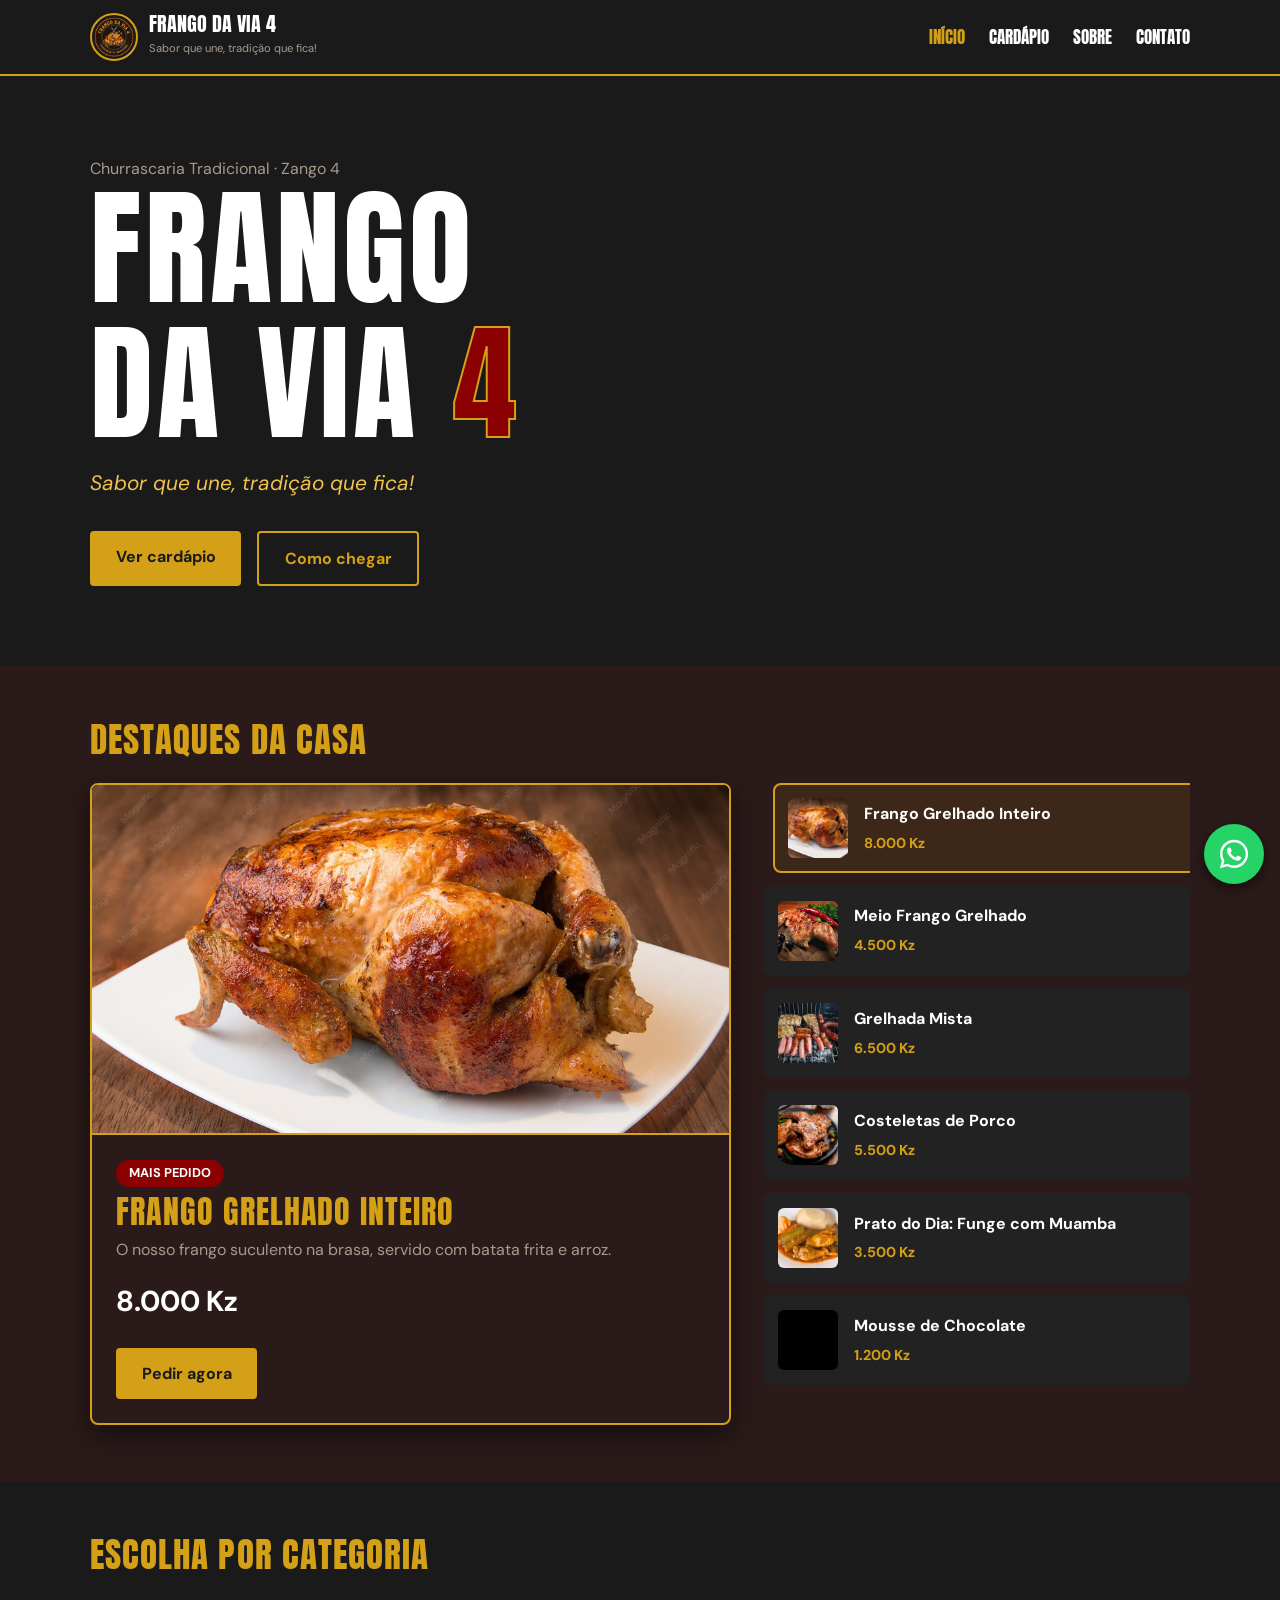
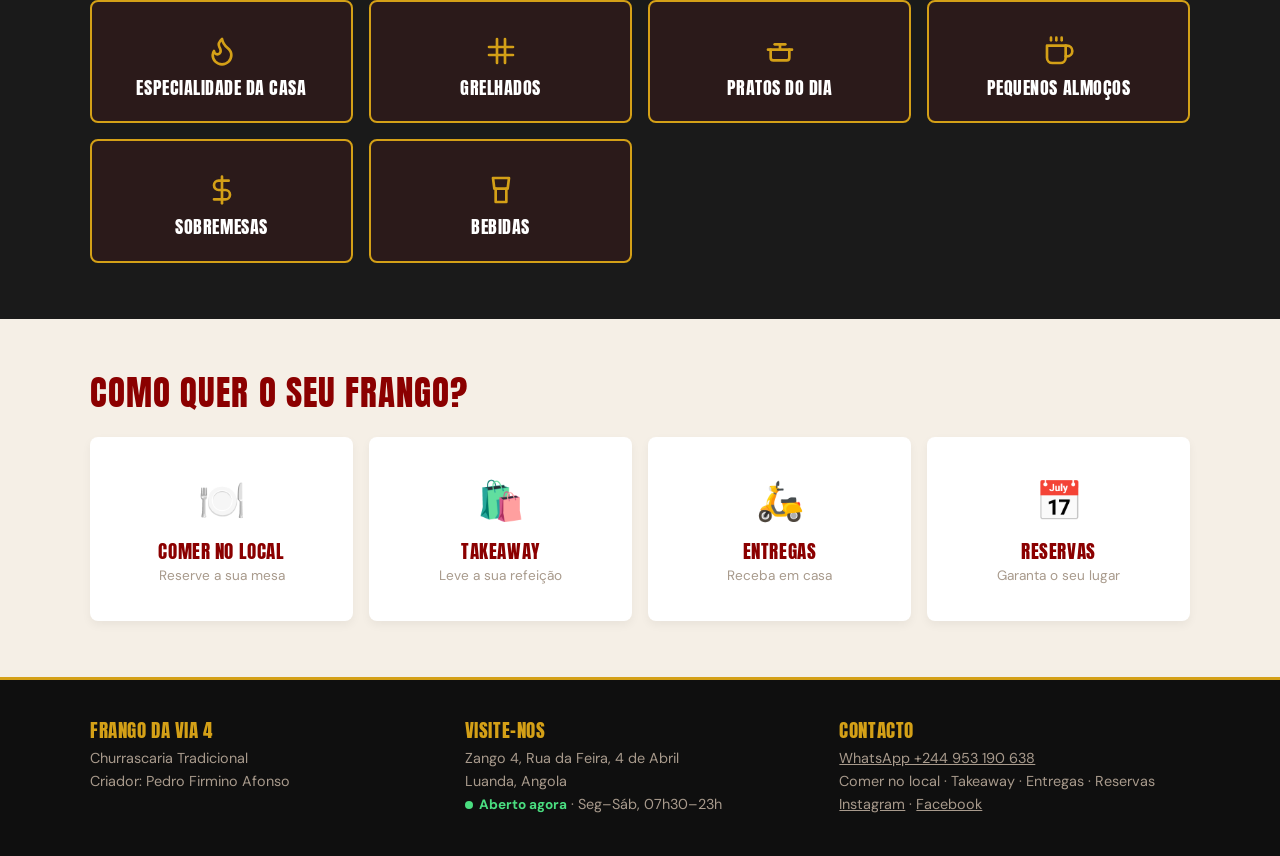
<file: index.html>
<!DOCTYPE html>
<html lang="pt-AO">
<head>
  <meta charset="UTF-8">
  <meta name="viewport" content="width=device-width, initial-scale=1">
  <title>Frango da Via 4 | Churrascaria Tradicional no Zango 4</title>
  <meta name="description" content="O melhor frango grelhado do Zango 4. Churrascaria tradicional, pratos do dia, takeaway e entregas ao domicílio.">
  <meta name="theme-color" content="#1A1A1A">
  <link rel="icon" href="assets/images/favicon.svg" type="image/svg+xml">
  
  <link rel="preconnect" href="https://fonts.googleapis.com">
  <link rel="preconnect" href="https://fonts.gstatic.com" crossorigin>
  <link href="https://fonts.googleapis.com/css2?family=Anton&family=DM+Sans:wght@400;500;700&display=swap" rel="stylesheet">
  <link rel="stylesheet" href="css/style.css">
</head>
<body>

  <header class="topo" id="topo"></header>

  <main>
    <!-- HERO COM BANNER -->
    <section class="hero" style="background-image: linear-gradient(to right, rgba(26,26,26,0.95) 0%, rgba(26,26,26,0.7) 50%, rgba(26,26,26,0.4) 100%), url('https://images.unsplash.com/photo-1555939594-58d7cb561ad1?q=80&w=1920&auto=format&fit=crop'); background-size: cover; background-position: center;">
      <div class="container">
        <p class="muted">Churrascaria Tradicional · Zango 4</p>
        <h1>Frango<br>da Via <em>4</em></h1>
        <p class="slogan">Sabor que une, tradição que fica!</p>
        <div class="hero-btns">
          <a class="btn" href="cardapio.html">Ver cardápio</a>
          <a class="btn vazio" href="contato.html">Como chegar</a>
        </div>
      </div>
    </section>

    <!-- NOVO DESIGN: VITRINE DE DESTAQUES -->
    <section class="alt" id="destaques">
      <div class="container">
        <h2>Destaques da casa</h2>
        <div class="vitrine">
          <!-- O Destaque Principal fica fixo aqui -->
          <div class="vitrine-principal reveal" id="vitrine-principal">
            <!-- O JS vai preencher isto -->
          </div>
          <!-- A lista lateral vai rodar aqui -->
          <div class="vitrine-lista" id="vitrine-lista">
            <!-- O JS vai preencher isto -->
          </div>
        </div>
      </div>
    </section>

    <!-- ATALHOS DE CATEGORIAS -->
    <section>
      <div class="container">
        <h2>Escolha por categoria</h2>
        <br>
        <div id="atalhos" class="grade"></div>
      </div>
    </section>

    <!-- SERVIÇOS -->
       <!-- SERVIÇOS -->
    <section class="claro">
      <div class="container">
        <h2>Como quer o seu frango?</h2>
        <br>
        <div class="grade">
          <!-- Botão 1 -->
          <a class="servico reveal" href="https://wa.me/244953190638?text=Ol%C3%A1!%20Gostaria%20de%20reservar%20uma%20mesa%20para%20comer%20no%20local." target="_blank" rel="noopener">
            <span aria-hidden="true">🍽️</span>
            <h3>Comer no local</h3>
            <p class="servico-desc">Reserve a sua mesa</p>
          </a>
          
          <!-- Botão 2 -->
          <a class="servico reveal" href="https://wa.me/244953190638?text=Ol%C3%A1!%20Gostaria%20de%20fazer%20um%20pedido%20para%20Takeaway." target="_blank" rel="noopener">
            <span aria-hidden="true">🛍️</span>
            <h3>Takeaway</h3>
            <p class="servico-desc">Leve a sua refeição</p>
          </a>
          
          <!-- Botão 3 -->
          <a class="servico reveal" href="https://wa.me/244953190638?text=Ol%C3%A1!%20Gostaria%20de%20pedir%20entrega%20ao%20domic%C3%ADlio." target="_blank" rel="noopener">
            <span aria-hidden="true">🛵</span>
            <h3>Entregas</h3>
            <p class="servico-desc">Receba em casa</p>
          </a>
          
          <!-- Botão 4 -->
          <a class="servico reveal" href="https://wa.me/244953190638?text=Ol%C3%A1!%20Gostaria%20de%20fazer%20uma%20reserva." target="_blank" rel="noopener">
            <span aria-hidden="true">📅</span>
            <h3>Reservas</h3>
            <p class="servico-desc">Garanta o seu lugar</p>
          </a>
        </div>
      </div>
    </section>
  </main>

  <footer class="rodape" id="rodape"></footer>

  <!-- Scripts -->
  <script src="js/produtos.js"></script>
  <script src="js/script.js"></script>
</body>
</html>
</file>
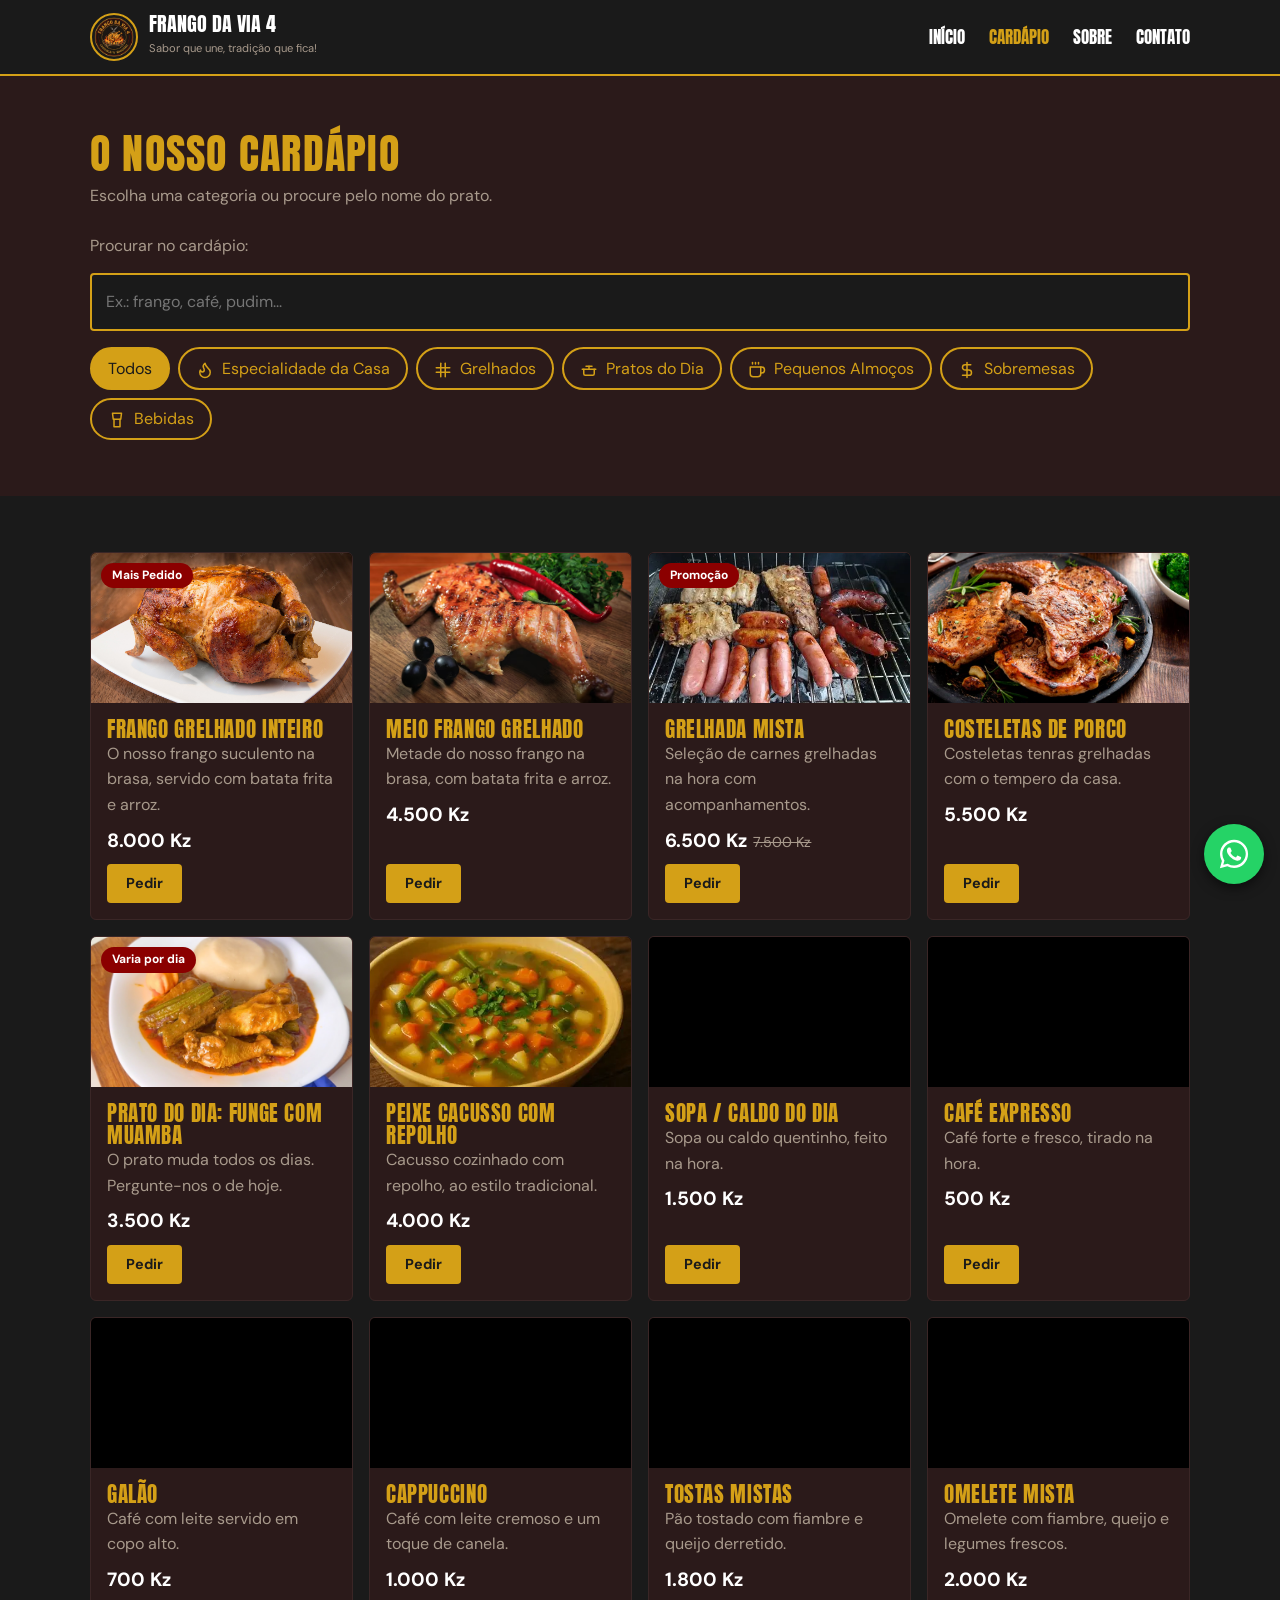
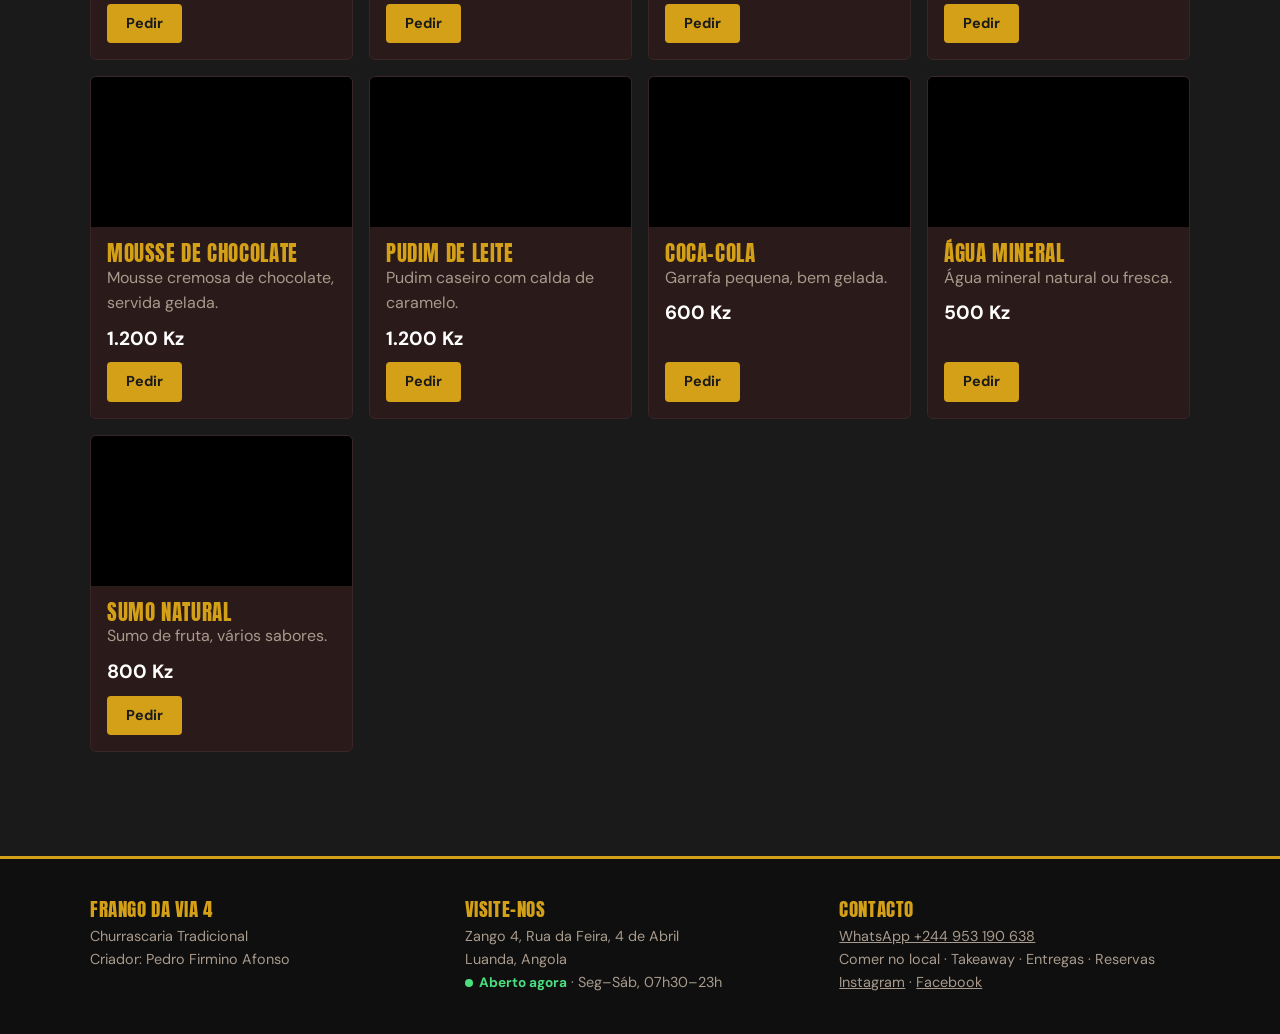
<file: cardapio.html>
<!DOCTYPE html>
<html lang="pt-AO">
<head>
  <meta charset="UTF-8">
  <meta name="viewport" content="width=device-width, initial-scale=1">
  <title>Cardápio | Frango da Via 4</title>
  <meta name="description" content="Veja o nosso cardápio completo: frango grelhado, pratos do dia, pequenos almoços, sobremesas e bebidas.">
  <meta name="theme-color" content="#1A1A1A">
  <link rel="icon" href="assets/images/favicon.svg" type="image/svg+xml">
  
  <link rel="preconnect" href="https://fonts.googleapis.com">
  <link rel="preconnect" href="https://fonts.gstatic.com" crossorigin>
  <link href="https://fonts.googleapis.com/css2?family=Anton&family=DM+Sans:wght@400;500;700&display=swap" rel="stylesheet">
  <link rel="stylesheet" href="css/style.css">
</head>
<body>

  <header class="topo" id="topo"></header>

  <main>
    <section class="alt" style="padding-bottom: 2rem;">
      <div class="container">
        <h1>O nosso Cardápio</h1>
        <p class="muted" style="margin-top: .5rem;">Escolha uma categoria ou procure pelo nome do prato.</p>
        
        <!-- Barra de Busca e Filtros -->
        <div style="margin-top: 1.5rem;">
          <label class="muted" for="busca" style="display: block; margin-bottom: .5rem;">Procurar no cardápio:</label>
          <input id="busca" class="busca" type="search" placeholder="Ex.: frango, café, pudim..." autocomplete="off">
          <div id="chips" class="chips" role="group" aria-label="Filtrar por categoria"></div>
        </div>
      </div>
    </section>

    <!-- Lista de Produtos -->
    <section>
      <div class="container" style="padding-bottom: 3rem;">
        <div id="produtos" class="grade"></div>
      </div>
    </section>
  </main>

  <footer class="rodape" id="rodape"></footer>

  <!-- Scripts -->
  <script src="js/produtos.js"></script>
  <script src="js/script.js"></script>
</body>
</html>
</file>
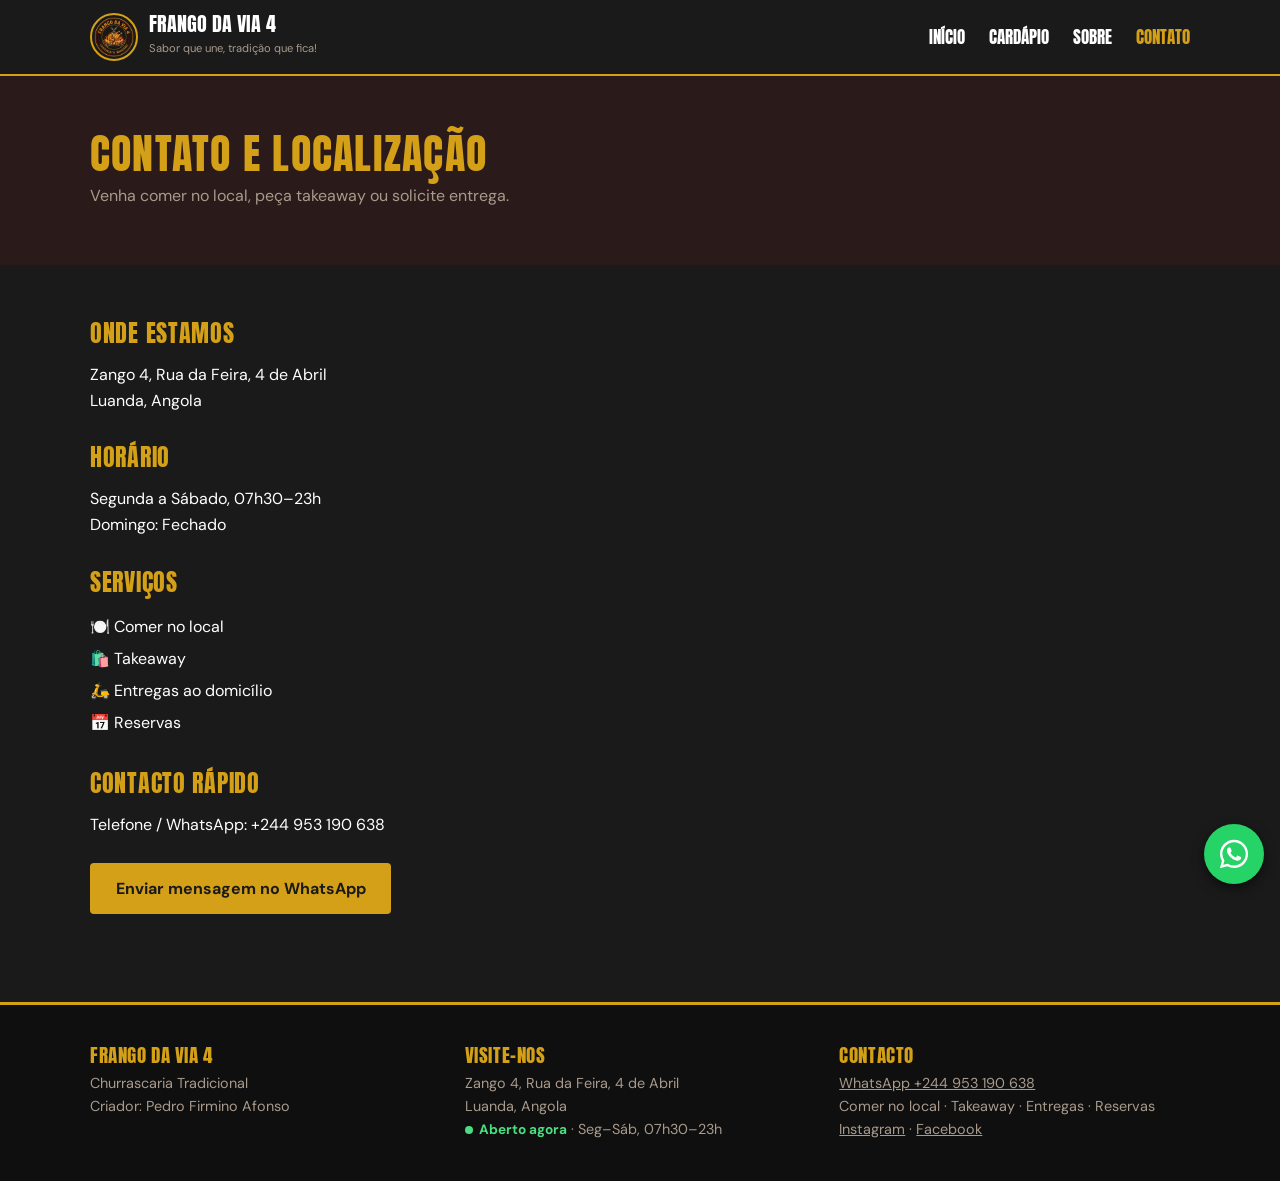
<file: contato.html>
<!DOCTYPE html>
<html lang="pt-AO">
<head>
  <meta charset="UTF-8">
  <meta name="viewport" content="width=device-width, initial-scale=1">
  <title>Contato e Localização | Frango da Via 4</title>
  <meta name="description" content="Encontre-nos no Zango 4. Faça o seu pedido por WhatsApp, veja o horário e como chegar.">
  <meta name="theme-color" content="#1A1A1A">
  <link rel="icon" href="assets/images/favicon.svg" type="image/svg+xml">
  
  <link rel="preconnect" href="https://fonts.googleapis.com">
  <link rel="preconnect" href="https://fonts.gstatic.com" crossorigin>
  <link href="https://fonts.googleapis.com/css2?family=Anton&family=DM+Sans:wght@400;500;700&display=swap" rel="stylesheet">
  <link rel="stylesheet" href="css/style.css">
</head>
<body>

  <header class="topo" id="topo"></header>

  <main>
    <section class="alt">
      <div class="container">
        <h1>Contato e Localização</h1>
        <p class="muted" style="margin-top: .5rem;">Venha comer no local, peça takeaway ou solicite entrega.</p>
      </div>
    </section>

    <section>
      <div class="container cols">
        
        <!-- Coluna de Informações -->
        <div>
          <h3 style="color: var(--gold); font-size: 1.5rem; margin-bottom: 1rem;">Onde estamos</h3>
          <p>Zango 4, Rua da Feira, 4 de Abril<br>Luanda, Angola</p>
          
          <div style="margin: 2rem 0;">
            <h3 style="color: var(--gold); font-size: 1.5rem; margin-bottom: 1rem;">Horário</h3>
            <p>Segunda a Sábado, 07h30–23h<br>Domingo: Fechado</p>
          </div>

          <div style="margin: 2rem 0;">
            <h3 style="color: var(--gold); font-size: 1.5rem; margin-bottom: 1rem;">Serviços</h3>
            <ul style="list-style: none; padding: 0; line-height: 2;">
              <li>🍽️ Comer no local</li>
              <li>🛍️ Takeaway</li>
              <li>🛵 Entregas ao domicílio</li>
              <li>📅 Reservas</li>
            </ul>
          </div>

          <div style="margin: 2rem 0;">
            <h3 style="color: var(--gold); font-size: 1.5rem; margin-bottom: 1rem;">Contacto Rápido</h3>
            <p>Telefone / WhatsApp: +244 953 190 638</p>
            <br>
            <a class="btn" href="https://wa.me/244953190638?text=Ol%C3%A1!%20Vi%20o%20site%20e%20gostaria%20de%20fazer%20um%20pedido." target="_blank" rel="noopener">Enviar mensagem no WhatsApp</a>
          </div>
        </div>

        <!-- Coluna do Mapa -->
        <div>
          <iframe title="Mapa com a localização do Frango da Via 4" loading="lazy" src="https://www.google.com/maps?q=Zango+4+Rua+da+Feira+Luanda&output=embed" allowfullscreen></iframe>
        </div>

      </div>
    </section>
  </main>

  <footer class="rodape" id="rodape"></footer>

  <!-- Scripts -->
  <script src="js/produtos.js"></script>
  <script src="js/script.js"></script>
</body>
</html>
</file>
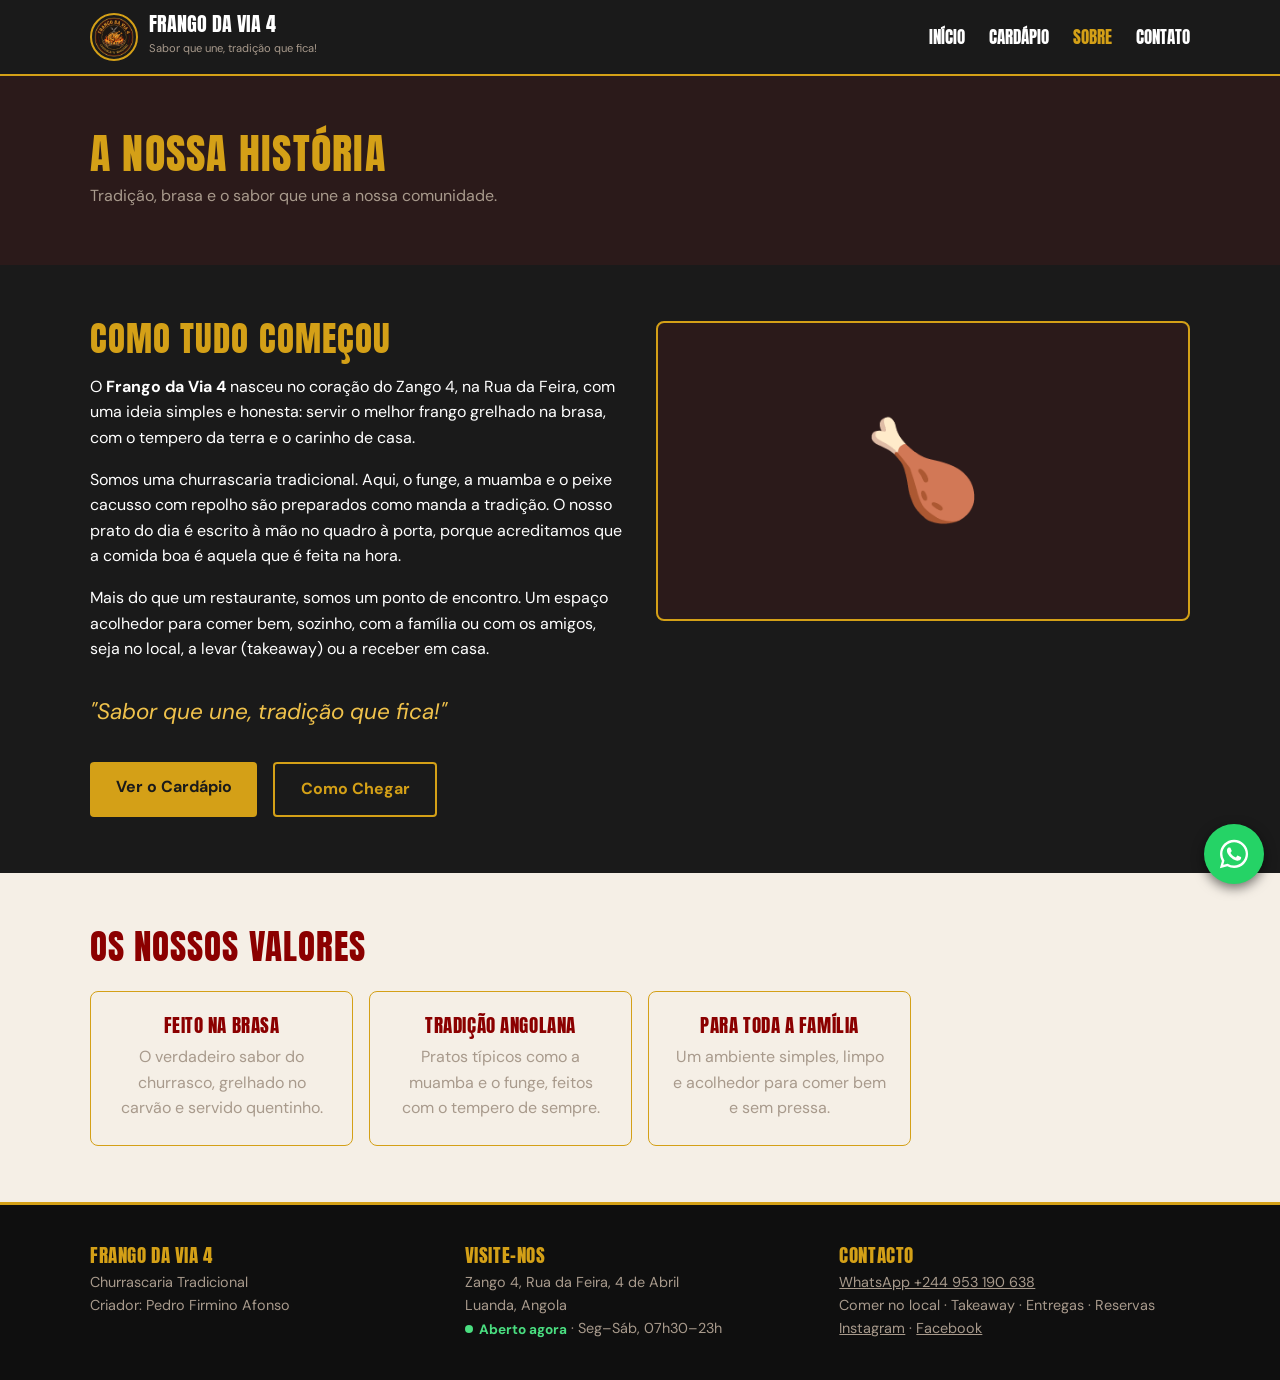
<file: sobre.html>
<!DOCTYPE html>
<html lang="pt-AO">
<head>
  <meta charset="UTF-8">
  <meta name="viewport" content="width=device-width, initial-scale=1">
  <title>Sobre Nós | Frango da Via 4</title>
  <meta name="description" content="Conheça a história do Frango da Via 4, a churrascaria tradicional do Zango 4.">
  <meta name="theme-color" content="#1A1A1A">
  <link rel="icon" href="assets/images/favicon.svg" type="image/svg+xml">
  
  <link rel="preconnect" href="https://fonts.googleapis.com">
  <link rel="preconnect" href="https://fonts.gstatic.com" crossorigin>
  <link href="https://fonts.googleapis.com/css2?family=Anton&family=DM+Sans:wght@400;500;700&display=swap" rel="stylesheet">
  <link rel="stylesheet" href="css/style.css">
</head>
<body>

  <header class="topo" id="topo"></header>

  <main>
    <section class="alt">
      <div class="container">
        <h1>A Nossa História</h1>
        <p class="muted" style="margin-top: .5rem;">Tradição, brasa e o sabor que une a nossa comunidade.</p>
      </div>
    </section>

    <section>
      <div class="container cols">
        
        <!-- Texto da História (Podes editar à vontade) -->
        <div class="reveal">
          <h2 style="color: var(--gold); margin-bottom: 1rem;">Como tudo começou</h2>
          <p style="margin-bottom: 1rem;">
            O <strong>Frango da Via 4</strong> nasceu no coração do Zango 4, na Rua da Feira, com uma ideia simples e honesta: servir o melhor frango grelhado na brasa, com o tempero da terra e o carinho de casa.
          </p>
          <p style="margin-bottom: 1rem;">
            Somos uma churrascaria tradicional. Aqui, o funge, a muamba e o peixe cacusso com repolho são preparados como manda a tradição. O nosso prato do dia é escrito à mão no quadro à porta, porque acreditamos que a comida boa é aquela que é feita na hora.
          </p>
          <p style="margin-bottom: 2rem;">
            Mais do que um restaurante, somos um ponto de encontro. Um espaço acolhedor para comer bem, sozinho, com a família ou com os amigos, seja no local, a levar (takeaway) ou a receber em casa.
          </p>
          
          <p style="color: var(--gold-light); font-size: 1.4rem; font-style: italic; margin-bottom: 2rem;">
            "Sabor que une, tradição que fica!"
          </p>

          <div class="hero-btns">
            <a class="btn" href="cardapio.html">Ver o Cardápio</a>
            <a class="btn vazio" href="contato.html">Como Chegar</a>
          </div>
        </div>

        <!-- Foto do Espaço ou do Frango -->
        <div class="reveal" style="display: flex; align-items: center; justify-content: center;">
          <!-- Substitui a imagem abaixo pela foto real da churrascaria ou do frango -->
          <div style="width: 100%; height: 100%; min-height: 300px; background: #2B1A1A center/cover no-repeat; border: 2px solid var(--gold); border-radius: 8px; display: flex; align-items: center; justify-content: center; font-size: 6rem;">
            🍗
          </div>
        </div>

      </div>
    </section>

    <!-- Valores da Casa -->
    <section class="claro">
      <div class="container">
        <h2>Os nossos valores</h2>
        <br>
        <div class="grade">
          <div class="descricao-card reveal" style="text-align: center; border: 1px solid var(--gold); padding: 1.5rem; border-radius: 8px;">
            <h3 style="color: var(--red); margin-bottom: .5rem;">Feito na Brasa</h3>
            <p class="muted">O verdadeiro sabor do churrasco, grelhado no carvão e servido quentinho.</p>
          </div>
          <div class="descricao-card reveal" style="text-align: center; border: 1px solid var(--gold); padding: 1.5rem; border-radius: 8px;">
            <h3 style="color: var(--red); margin-bottom: .5rem;">Tradição Angolana</h3>
            <p class="muted">Pratos típicos como a muamba e o funge, feitos com o tempero de sempre.</p>
          </div>
          <div class="descricao-card reveal" style="text-align: center; border: 1px solid var(--gold); padding: 1.5rem; border-radius: 8px;">
            <h3 style="color: var(--red); margin-bottom: .5rem;">Para Toda a Família</h3>
            <p class="muted">Um ambiente simples, limpo e acolhedor para comer bem e sem pressa.</p>
          </div>
        </div>
      </div>
    </section>
  </main>

  <footer class="rodape" id="rodape"></footer>

  <!-- Scripts -->
  <script src="js/produtos.js"></script>
  <script src="js/script.js"></script>
</body>
</html>
</file>
<file: css/style.css>
/* ===== Frango da Via 4 - estilos (mobile-first) ===== */
:root {
  --dark: #1A1A1A;
  --dark-2: #2B1A1A;
  --gold: #D4A017;
  --gold-light: #F0C24B;
  --red: #8B0000;
  --white: #fff;
  --cream: #F5EFE6;
  --muted: #A89A8C;
  --ink: #1A1A1A;
  --titulo: 'Anton', 'Bebas Neue', Impact, sans-serif;
  --corpo: 'DM Sans', system-ui, sans-serif;
}

* { box-sizing: border-box; margin: 0; }
html { scroll-behavior: smooth; }
body { font-family: var(--corpo); background: var(--dark); color: var(--white); line-height: 1.6; }
img { max-width: 100%; }
a { color: inherit; }
:focus-visible { outline: 3px solid var(--gold-light); outline-offset: 3px; }

h1, h2, h3 { font-family: var(--titulo); font-weight: 400; text-transform: uppercase; letter-spacing: .03em; line-height: 1.05; }
h1 { font-size: 2.6rem; color: var(--gold); }
h2 { font-size: 2.2rem; color: var(--gold); }

.container { width: min(1100px, 92%); margin: auto; }
section { padding: 3.5rem 0; }
.alt { background: var(--dark-2); }
.claro { background: var(--cream); color: var(--ink); }
.claro h2 { color: var(--red); }
.muted { color: var(--muted); }

/* Botões */
.btn { display: inline-block; background: var(--gold); color: var(--ink); padding: .8rem 1.6rem; border: 0; border-radius: 4px; text-decoration: none; cursor: pointer; font: inherit; font-weight: 700; transition: background .2s, transform .2s; }
.btn:hover { background: var(--gold-light); transform: translateY(-2px); }
.btn.vazio { background: none; border: 2px solid var(--gold); color: var(--gold); }
.btn.vazio:hover { background: var(--gold); color: var(--ink); }

/* Cabeçalho */
.topo { position: sticky; top: 0; z-index: 50; background: var(--dark); border-bottom: 2px solid var(--gold); }
.topo .container { display: flex; align-items: center; justify-content: space-between; padding: .8rem 0; }
.marca { display: flex; align-items: center; gap: .7rem; text-decoration: none; }
.logo { width: 46px; height: 46px; border-radius: 50%; background: var(--gold); color: var(--ink); display: grid; place-items: center; font: 1.2rem var(--titulo); border: 3px solid var(--dark); box-shadow: 0 0 0 2px var(--gold); }
.marca b { font: 1.25rem var(--titulo); text-transform: uppercase; display: block; line-height: 1; }
.marca small { font-size: .7rem; color: var(--muted); }
.menu-btn { background: none; border: 2px solid var(--gold); color: var(--gold); font-size: 1.4rem; width: 44px; height: 44px; border-radius: 4px; cursor: pointer; }
.menu { display: none; position: absolute; top: 100%; left: 0; right: 0; background: var(--dark); padding: 1rem 4%; border-bottom: 2px solid var(--gold); box-shadow: 0 4px 10px rgba(0,0,0,.5); }
.menu.aberto { display: block; }
.menu a { display: block; padding: .8rem 0; text-decoration: none; font: 1.2rem var(--titulo); text-transform: uppercase; border-bottom: 1px solid #333; transition: color .2s; }
.menu a:hover, .menu a[aria-current="page"] { color: var(--gold); }

/* Hero */
.hero { background: radial-gradient(circle at 80% 20%, #5a2a10 0, var(--dark) 60%); padding: 5rem 0; }
.hero h1 { font-size: clamp(3.2rem, 16vw, 8rem); color: var(--white); }
.hero h1 em { font-style: normal; color: var(--red); -webkit-text-stroke: 2px var(--gold); }
.hero p.slogan { font-size: 1.3rem; color: var(--gold-light); margin: 1rem 0 2rem; font-style: italic; }
.hero-btns { display: flex; gap: 1rem; flex-wrap: wrap; }

/* ============================================================
   NOVO DESIGN: VITRINE DE DESTAQUES
   ============================================================ */
.vitrine {
  display: grid;
  grid-template-columns: 1fr;
  gap: 1.5rem;
  margin-top: 1.5rem;
}

/* Área Principal (Fixa) */
.vitrine-principal {
  background: var(--dark-2);
  border: 2px solid var(--gold);
  border-radius: 8px;
  overflow: hidden;
  display: flex;
  flex-direction: column;
  position: relative;
  box-shadow: 0 10px 30px rgba(0,0,0,0.5);
}

.vp-foto {
  height: 250px;
  background: #000 center/cover no-repeat;
  display: grid;
  place-items: center;
  border-bottom: 2px solid var(--gold);
}
.vp-foto .ico-grande { font-size: 6rem; }

.vp-info { padding: 1.5rem; }
.vp-selo { 
  display: inline-block; background: var(--red); color: white; 
  padding: 0.2rem 0.8rem; border-radius: 20px; font-size: 0.8rem; 
  font-weight: 700; margin-bottom: 0.5rem; text-transform: uppercase;
}
.vp-info h3 { font-size: 2rem; color: var(--gold); margin-bottom: 0.5rem; }
.vp-info p { color: var(--muted); margin-bottom: 1rem; }
.vp-preco { font-size: 1.8rem; font-weight: 700; color: white; margin-bottom: 1.5rem; }

/* Lista Lateral (Roda) */
.vitrine-lista {
  display: flex;
  flex-direction: column;
  gap: 0.8rem;
  overflow: hidden;
  height: 100%;
}

.vl-item {
  display: flex;
  align-items: center;
  gap: 1rem;
  padding: 0.8rem;
  background: #222;
  border: 2px solid transparent;
  border-radius: 8px;
  cursor: pointer;
  transition: all 0.3s ease;
}

.vl-item:hover { background: #333; }

/* O item ativo fica destacado */
.vl-item.ativo {
  border-color: var(--gold);
  background: rgba(212, 160, 23, 0.1);
  transform: translateX(10px);
}

.vl-foto {
  width: 60px;
  height: 60px;
  border-radius: 6px;
  background: #000 center/cover no-repeat;
  display: grid;
  place-items: center;
  font-size: 1.5rem;
  flex-shrink: 0;
}

.vl-texto h4 { font-family: var(--corpo); font-size: 1rem; font-weight: 700; color: white; margin-bottom: 0.2rem; }
.vl-texto span { font-size: 0.9rem; color: var(--gold); font-weight: 700; }

/* Grelhas e atalhos */
.grade { display: grid; gap: 1rem; grid-template-columns: repeat(auto-fill, minmax(250px, 1fr)); }
.atalho { background: var(--dark-2); border: 1px solid var(--gold); padding: 1.2rem; text-align: center; text-decoration: none; border-radius: 6px; font: 1.1rem var(--titulo); text-transform: uppercase; transition: background .2s, transform .2s; }
.atalho span { display: block; font-size: 2.2rem; margin-bottom: .5rem; }
.atalho:hover { background: var(--red); transform: translateY(-2px); }
/* --- Secção de Serviços (Botões para WhatsApp) --- */
.servico {
  display: flex;
  flex-direction: column;
  align-items: center;
  justify-content: center;
  text-align: center;
  padding: 2rem 1rem;
  background: var(--white);
  border-radius: 8px;
  text-decoration: none;
  border: 2px solid transparent;
  box-shadow: 0 4px 10px rgba(0,0,0,0.05); /* Sombra suave no fundo claro */
  transition: all 0.3s ease;
  color: var(--ink); /* Texto escuro porque o fundo é claro */
}

.servico:hover {
  transform: translateY(-5px); /* Levanta o botão */
  border-color: var(--red);
  box-shadow: 0 8px 20px rgba(0,0,0,0.15);
}

.servico span {
  font-size: 3rem;
  margin-bottom: 1rem;
  transition: transform 0.3s ease;
}

.servico:hover span {
  transform: scale(1.1); /* Aumenta o emoji ligeiramente no hover */
}

.servico h3 {
  font-size: 1.2rem;
  color: var(--red);
  margin-bottom: 0.3rem;
}

.servico-desc {
  font-size: 0.85rem;
  color: var(--muted);
}
.servico span { font-size: 2.4rem; display: block; margin-bottom: .5rem; }

/* Cardápio e Cards de Produto */
.busca { width: 100%; padding: .9rem; border-radius: 4px; border: 2px solid var(--gold); background: var(--dark); color: var(--white); font: inherit; margin: .4rem 0 1rem; }
.busca:focus { outline: none; border-color: var(--gold-light); }
.chips { display: flex; flex-wrap: wrap; gap: .5rem; margin-bottom: 1.5rem; }
.chip { background: none; border: 2px solid var(--gold); color: var(--gold); padding: .4rem 1rem; border-radius: 30px; cursor: pointer; font: inherit; transition: background .2s, color .2s; }
.chip[aria-pressed="true"] { background: var(--gold); color: var(--ink); }

.card { background: var(--dark-2); border-radius: 6px; overflow: hidden; border: 1px solid #3a2626; position: relative; display: flex; flex-direction: column; }
.card .foto { height: 150px; display: grid; place-items: center; font-size: 3.5rem; background: #000 center/cover no-repeat; }
.card .corpo { padding: 1rem; flex: 1; display: flex; flex-direction: column; }
.card h3 { font-size: 1.3rem; color: var(--gold); }
.card .btn { margin-top: auto; align-self: flex-start; padding: .5rem 1.2rem; font-size: .9rem; }
.preco { font-weight: 700; font-size: 1.2rem; margin: .5rem 0; }
.preco s { color: var(--muted); font-weight: 400; font-size: .9rem; margin-left: .4rem; }
.selo { position: absolute; top: .6rem; left: .6rem; background: var(--red); padding: .2rem .7rem; border-radius: 20px; font-size: .75rem; font-weight: 700; z-index: 2; }

/* Rodapé e WhatsApp */
.rodape { background: #0f0f0f; border-top: 3px solid var(--gold); padding: 2.5rem 0; }
.rodape .container { display: grid; gap: 1.5rem; }
.rodape h3 { color: var(--gold); font-size: 1.2rem; margin-bottom: .4rem; }
.rodape p, .rodape a { color: var(--muted); font-size: .9rem; }
.rodape a:hover { color: var(--gold); }

.wa { position: fixed; right: 1rem; bottom: 1rem; z-index: 60; background: #25D366; width: 60px; height: 60px; border-radius: 50%; display: grid; place-items: center; color: white; text-decoration: none; box-shadow: 0 4px 12px #0008; transition: transform .2s; }
.wa:hover { transform: scale(1.08); }
.wa svg { width: 34px; height: 34px; }

iframe { width: 100%; height: 320px; border: 0; border-radius: 6px; margin-top: 1rem; filter: grayscale(1) invert(0.9) contrast(0.9); }

/* Animações */
.reveal { opacity: 0; transform: translateY(20px); transition: .6s; }
.reveal.visivel { opacity: 1; transform: none; }

/* ============================================================
   MEDIA QUERIES (Desktop)
   ============================================================ */
@media (min-width: 768px) {
  /* Menu */
  .menu-btn { display: none; }
  .menu { display: flex !important; position: static; padding: 0; border: 0; gap: 1.5rem; background: none; box-shadow: none; }
  .menu a { border: 0; padding: 0; font-size: 1.05rem; }
  
  /* Rodapé e Contato */
  .rodape .container { grid-template-columns: repeat(3, 1fr); }
  .cols { display: grid; grid-template-columns: 1fr 1fr; gap: 2rem; align-items: start; }
  
  /* Vitrine Desktop */
  .vitrine { grid-template-columns: 1.2fr 0.8fr; gap: 2rem; align-items: stretch; }
  .vp-foto { height: 350px; }
}

/* No telemóvel, a lista da vitrine vira um scroll horizontal */
@media (max-width: 767px) {
  .vitrine-lista {
    flex-direction: row;
    overflow-x: auto;
    scrollbar-width: none; /* Firefox */
    padding-bottom: 0.5rem;
  }
  .vitrine-lista::-webkit-scrollbar { display: none; }
  .vl-item { flex-direction: column; min-width: 110px; text-align: center; padding: 0.5rem; gap: 0.5rem; }
  .vl-item.ativo { transform: translateY(-5px); }
  .vl-foto { width: 80px; height: 80px; border-radius: 50%; }
}

@media (prefers-reduced-motion: reduce) {
  * { transition: none !important; animation: none !important; scroll-behavior: auto !important; }
  .reveal { opacity: 1; transform: none; }
}
/* Ícones SVG nas categorias */
.atalho .svg-ico, .chip .svg-ico {
  display: inline-block;
  width: 32px;
  height: 32px;
  color: var(--gold); /* Pinta o ícone de dourado */
  transition: color 0.2s;
}

.atalho:hover .svg-ico {
  color: var(--white); /* Fica branco no hover do botão */
}

.chip .svg-ico {
  width: 18px;
  height: 18px;
  vertical-align: middle;
  margin-right: 6px;
  color: inherit; /* Herda a cor do texto do chip */
}
/* --- Cartões de Categoria --- */
.atalho {
  background: var(--dark-2);
  border: 2px solid var(--gold);
  border-radius: 8px;
  padding: 1.5rem 1rem;
  text-align: center;
  text-decoration: none;
  display: flex;
  flex-direction: column;
  align-items: center;
  justify-content: center;
  gap: 0.8rem;
  transition: background 0.3s ease, transform 0.3s ease;
}

.atalho:hover {
  background: var(--red);
  transform: translateY(-4px);
}

.atalho h3 {
  color: var(--white);
  font-size: 1.1rem;
  margin: 0;
}

/* --- Estilo dos Ícones SVG --- */
.svg-ico {
  display: inline-flex;
  align-items: center;
  justify-content: center;
  width: 40px;
  height: 40px;
  color: var(--gold); /* Ícone dourado */
  transition: color 0.3s ease;
}

.atalho:hover .svg-ico {
  color: var(--white); /* Fica branco quando o cartão fica vermelho */
}

.svg-ico svg {
  width: 100%;
  height: 100%;
}

/* Ajuste para os ícones dentro dos botões de filtro (chips) */
.chip .svg-ico {
  width: 18px;
  height: 18px;
  vertical-align: middle;
  color: inherit;
  margin-right: 4px;
}
</file>
